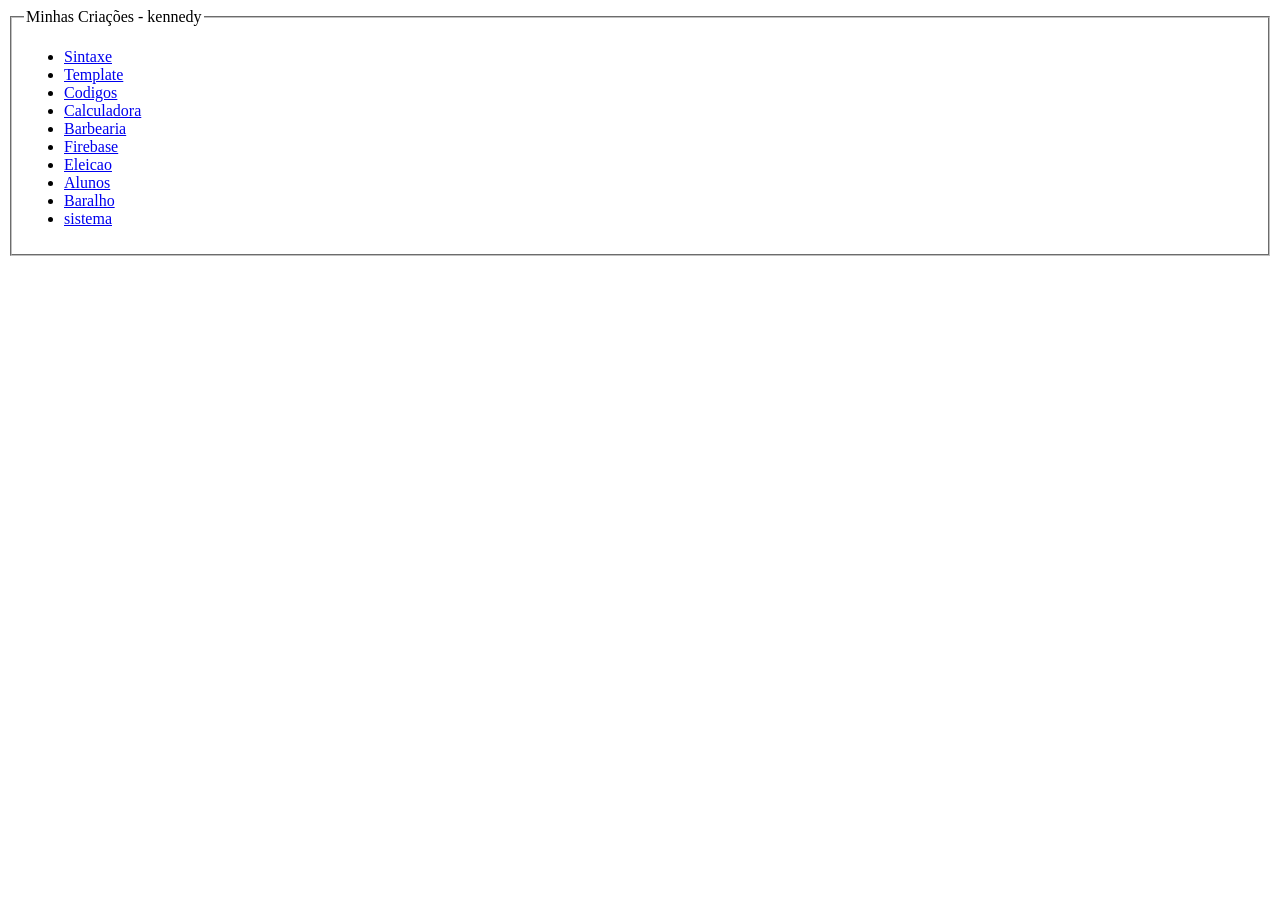
<file: index.html>
<!DOCTYPE html>
<html lang="PT-BR">
<head>
    <meta charset="UTF-8">
    <meta name="viewport" content="width=device-width, initial-scale=1.0">
    <title>Document</title>
</head>
<body>
    <fieldset>
        <legend>Minhas Criações - kennedy</legend>
        <ul>
            <li><a href="sintaxe.html">Sintaxe</a></li>
            <li><a href="template.html">Template</a></li>
            <li><a href="codigos.html">Codigos</a></li>
            <li><a href="calculadora/calculadora.html">Calculadora</a></li>
            <li><a href="barbearia/barbearia.html">Barbearia</a></li>
            <li><a href="firebase/firebase.html">Firebase</a></li>
            <li><a href="eleicao/urna.html">Eleicao</a></li>
            <li><a href="alunos.html">Alunos</a></li>
            <li><a href="baralho/baralho.html">Baralho</a></li>
            <li><a href="sistema/formulario1.html">sistema</a></li>
        </ul>
    </fieldset>
</body>
</html>
</file>
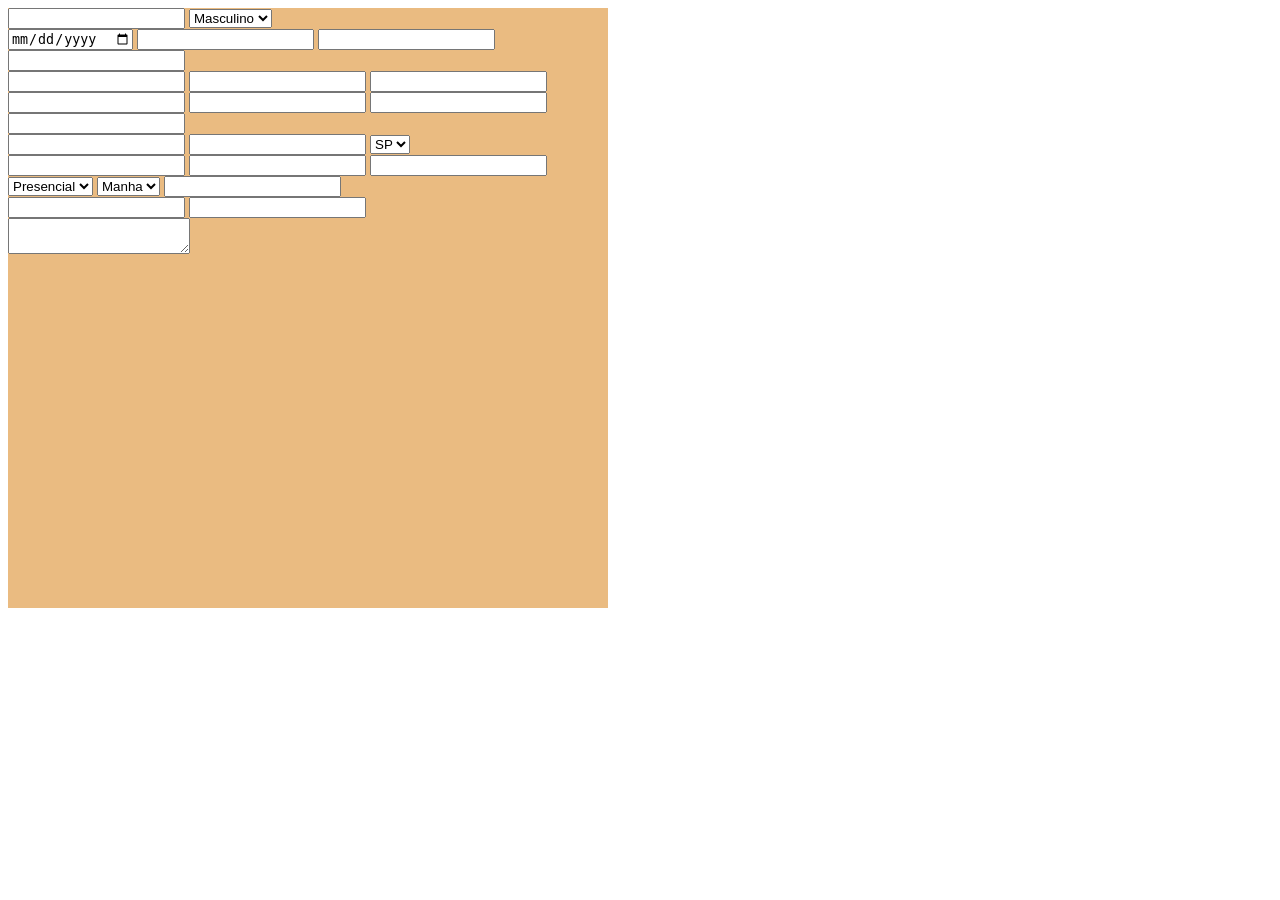
<file: formulario.html>
<!DOCTYPE html>
<html lang="en">
<head>
    <meta charset="UTF-8">
    <meta name="viewport" content="width=device-width, initial-scale=1.0">
    <title>Document</title>
    <style>
      .site{
        width:600px;
        height:600px;
        background-color: rgb(234, 187, 129);
      }
      .linha1{
        flex-direction: "row";
      }
      .linha2{
        flex-direction: "row";
      }
      .linha3{
        flex-direction: "row";
      }
      .linha4{
        flex-direction: "row";
      }
      .linha5{
        flex-direction: "row";
      }
      .linha6{
        flex-direction: "row";
      }
      .linha7{
        flex-direction: "row";
      }
      .linha8{
        flex-direction: "row";
      }
      .linha9{
        flex-direction: "row";
      }
    </style>
</head>
<body>
    <div class="site">
        <div class="linha1">
            <input type="text">
            <select>
                <option>Masculino</option>
                <option>Feminino</option>
                <option>Outros</option>
            </select>
        </div>
        <div class="linha2">
            <input type="date">
            <input type="text">
            <input type="text">
            <input type="text">
        </div>
        <div class="linha3">
          <input type="email">
          <input type="number">
          <input type="number">
        </div>
        <div class="linha4">
          <input type="number">
          <input type="text">
          <input type="number">
          <input type="text">
        </div>
        <div class="linha5">
          <input type="text">
          <input type="text">
          <select>
            <option>SP</option>
          </select>
        </div>
        <div class="linha6">
          <input type="text">
          <input type="number">
          <input type="text">
        </div>
        <div class="linha7">
          <select>
            <option>Presencial</option>
          </select>
          <select>
            <option>Manha</option>
          </select>
          <input type="text">
        </div>
        <div class="linha8">
          <input type="text">
          <input type="text">
        </div>
        <div class="linha9">
          <textarea></textarea>
        </div>
    </div>
</body>
</html>
</file>
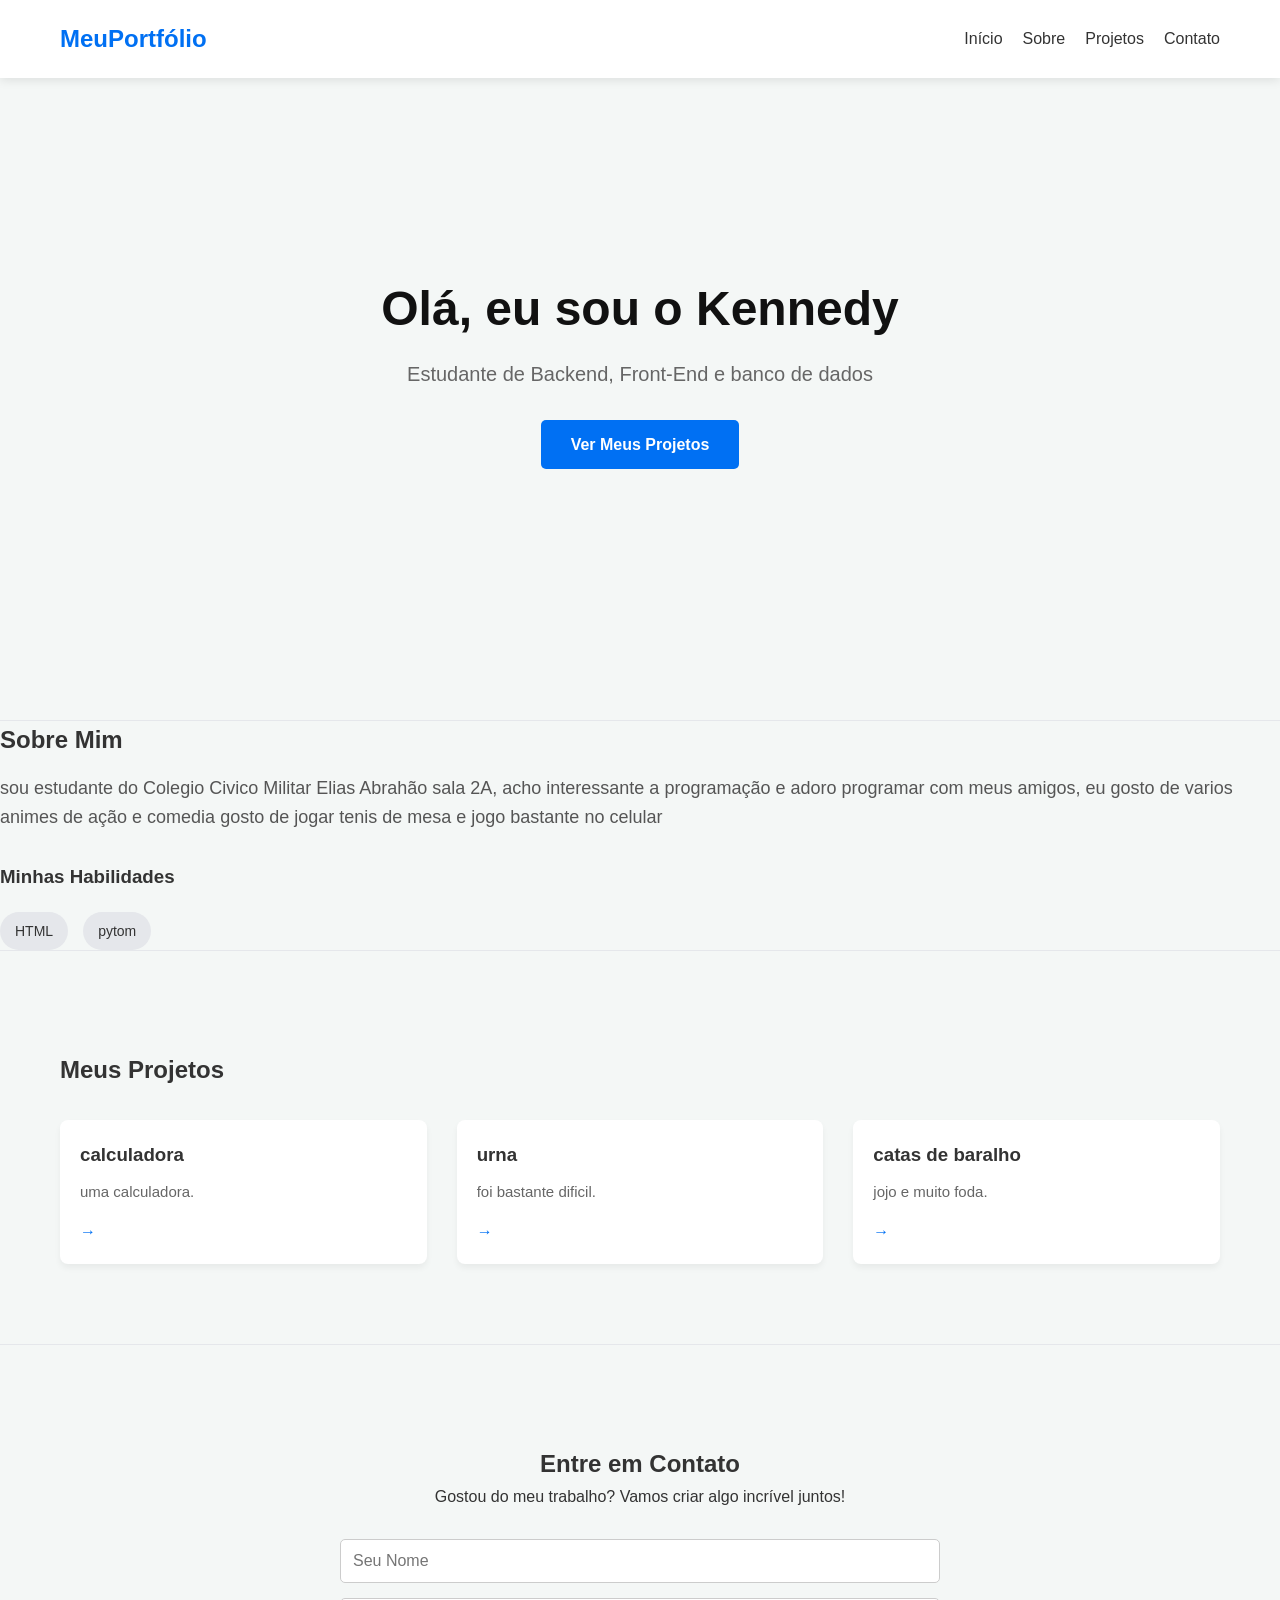
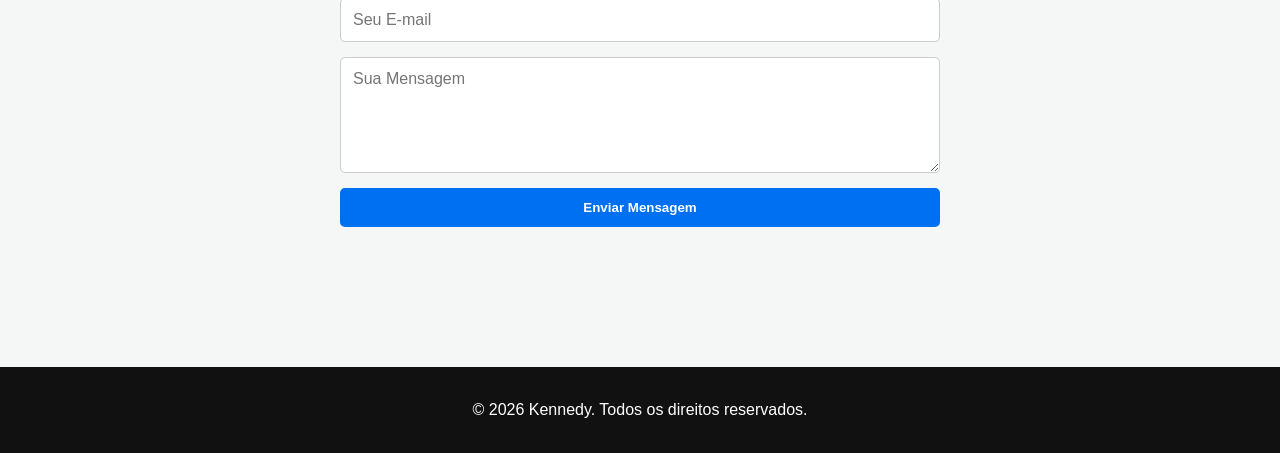
<file: portifolio.html>
<!DOCTYPE html>
<html lang="pt-BR">
<head>
    <meta charset="UTF-8">
    <meta name="viewport" content="width=device-width, initial-scale=1.0">
    <title>portifolio do kennedy</title>
    <style>
        * {
            margin: 0;
            padding: 0;
            box-sizing: border-box;
            font-family: 'Segoe UI', Tahoma, Geneva, Verdana, sans-serif;
            scroll-behavior: smooth;
        }

        body {
            background-color: #f4f7f6;
            color: #333;
            line-height: 1.6;
        }

        a {
            text-decoration: none;
            color: inherit;
        }

        li {
            list-style: none;
        }

        header {
            position: fixed;
            top: 0;
            left: 0;
            width: 100%;
            background: #ffffff;
            box-shadow: 0 2px 10px rgba(0,0,0,0.1);
            z-index: 1000;
        }

        .nav-container {
            display: flex;
            justify-content: space-between;
            align-items: center;
            max-width: 1200px;
            margin: 0 auto;
            padding: 20px;
        }

        .logo {
            font-size: 24px;
            font-weight: bold;
            color: #0070f3;
        }

        .nav-menu {
            display: flex;
            gap: 20px;
        }

        .nav-menu a:hover {
            color: #0070f3;
            transition: 0.3s;
        }
        section {
            padding: 100px 20px 80px 20px;
            max-width: 1200px;
            margin: 0 auto;
        }

        #home {
            display: flex;
            flex-direction: column;
            justify-content: center;
            align-items: center;
            text-align: center;
            min-height: 80vh;
        }

        #home h1 {
            font-size: 48px;
            margin-bottom: 10px;
            color: #111;
        }

        #home p {
            font-size: 20px;
            color: #666;
            margin-bottom: 30px;
        }

        .btn {
            background-color: #0070f3;
            color: white;
            padding: 12px 30px;
            border-radius: 5px;
            font-weight: bold;
            transition: background 0.3s;
        }

        .btn:hover {
            background-color: #0051b3;
        }

        .skills-grid {
            display: flex;
            flex-wrap: wrap;
            gap: 15px;
            margin-top: 20px;
        }

        .skill-badge {
            background: #e5e7eb;
            padding: 8px 15px;
            border-radius: 20px;
            font-size: 14px;
            font-weight: 500;
        }

    
        .projects-grid {
            display: grid;
            grid-template-columns: repeat(auto-fit, minmax(300px, 1fr));
            gap: 30px;
            margin-top: 30px;
        }

        .project-card {
            background: white;
            border-radius: 8px;
            overflow: hidden;
            box-shadow: 0 4px 6px rgba(0,0,0,0.05);
            transition: transform 0.3s;
        }

        .project-card:hover {
            transform: translateY(-5px);
        }

        .project-info {
            padding: 20px;
        }

        .project-info h3 {
            margin-bottom: 10px;
        }

        .project-info p {
            color: #666;
            font-size: 15px;
            margin-bottom: 15px;
        }

        .project-link {
            color: #0070f3;
            font-weight: bold;
        }

        
        form {
            display: flex;
            flex-direction: column;
            gap: 15px;
            max-width: 600px;
            margin: 30px auto 0 auto;
        }

        input, textarea {
            width: 100%;
            padding: 12px;
            border: 1px solid #ccc;
            border-radius: 5px;
            font-size: 16px;
        }

    
        footer {
            background: #111;
            color: white;
            text-align: center;
            padding: 30px;
            margin-top: 60px;
        }

        
        @media (max-width: 768px) {
            .nav-menu { display: none; } 
            #home h1 { font-size: 36px; }
        }
    </style>
</head>
<body>

    
    <header>
        <nav class="nav-container">
            <div class="logo">MeuPortfólio</div>
            <ul class="nav-menu">
                <li><a href="#home">Início</a></li>
                <li><a href="#about">Sobre</a></li>
                <li><a href="#projects">Projetos</a></li>
                <li><a href="#contact">Contato</a></li>
            </ul>
        </nav>
    </header>

    <section id="home">
        <h1>Olá, eu sou o Kennedy</h1>
        <p>Estudante de Backend, Front-End e banco de dados</p>
        <a href="#projects" class="btn">Ver Meus Projetos</a>
    </section>

    <hr style="border: 0; height: 1px; background: #e5e7eb;"
    <section id="about">
        <h2>Sobre Mim</h2>
        <p style="margin-top: 15px; font-size: 18px; color: #555;">
            sou estudante do Colegio Civico Militar Elias Abrahão sala 2A, acho interessante a programação e adoro programar com meus amigos, eu gosto de varios animes de ação e comedia gosto de jogar tenis de mesa e jogo bastante no celular
        </p>
        
        <h3 style="margin-top: 30px;">Minhas Habilidades</h3>
        <div class="skills-grid">
            <span class="skill-badge">HTML</span>
            <span class="skill-badge">pytom</span>
        </div>
    </section>

    <hr style="border: 0; height: 1px; background: #e5e7eb;">

    
    <section id="projects">
        <h2>Meus Projetos</h2>
        <div class="projects-grid">
            <div class="project-card">
                <div class="project-info">
                    <h3>calculadora</h3>
                    <p>uma calculadora.</p>
                    <a href="#" class="project-link"> &rarr;</a>
                </div>
            </div>
            <div class="project-card">
                <div class="project-info">
                    <h3>urna</h3>
                    <p>foi bastante dificil.</p>
                    <a href="#" class="project-link"> &rarr;</a>
                </div>
            </div>
            
            <div class="project-card">
                <div class="project-info">
                    <h3>catas de baralho</h3>
                    <p>jojo e muito foda.</p>
                    <a href="#" class="project-link"> &rarr;</a>
                </div>
            </div>
        </div>
    </section>

    <hr style="border: 0; height: 1px; background: #e5e7eb;">

    
    <section id="contact" style="text-align: center;">
        <h2>Entre em Contato</h2>
        <p>Gostou do meu trabalho? Vamos criar algo incrível juntos!</p>
        
        <form action="#" method="POST">
            <input type="text" name="name" placeholder="Seu Nome" required>
            <input type="email" name="email" placeholder="Seu E-mail" required>
            <textarea name="message" rows="5" placeholder="Sua Mensagem" required></textarea>
            <button type="submit" class="btn" style="border: none; cursor: pointer; width: 100%;">Enviar Mensagem</button>
        </form>
    </section>

    
    <footer>
        <p>&copy; 2026 Kennedy. Todos os direitos reservados.</p>
    </footer>

</body>
</html>
</file>
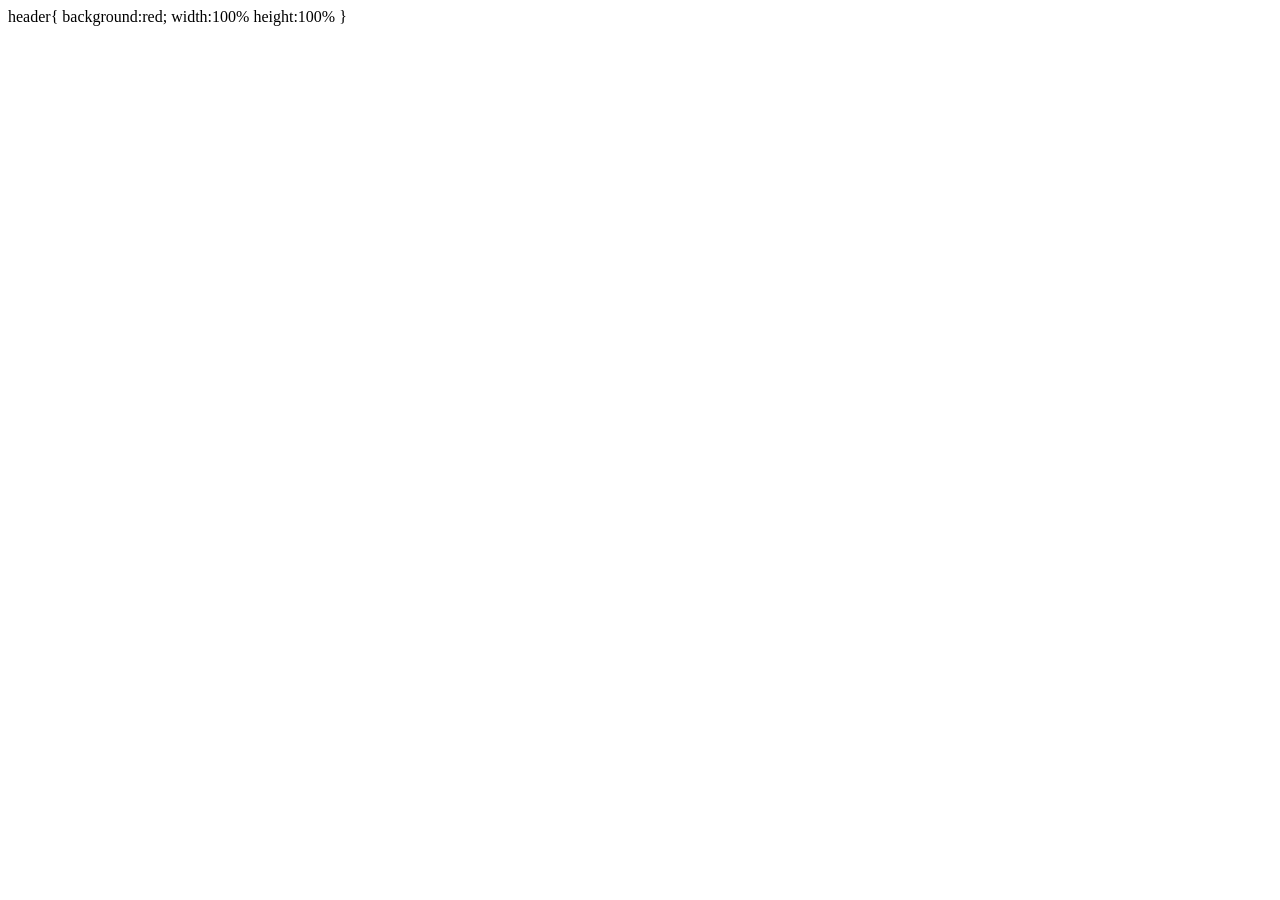
<file: template.html>
<!DOCTYPE html>
<html lang="pt-BR">
<head>
    <meta charset="UTF-8">
    <meta name="viewport" content="width=device-width, initial-scale=1.0">
    <title>Título da Página</title>
    <style>
        bory{
            background:red;
            width:100%
            height:100%
        }
    </style>
</head>
<body>
    <header>
        header{
             background:red;
                width:100%
                height:100%
        }
    </header>
    <main>
        
    </main>
    <footer>
        
    </footer>
</body>
</html>
</file>
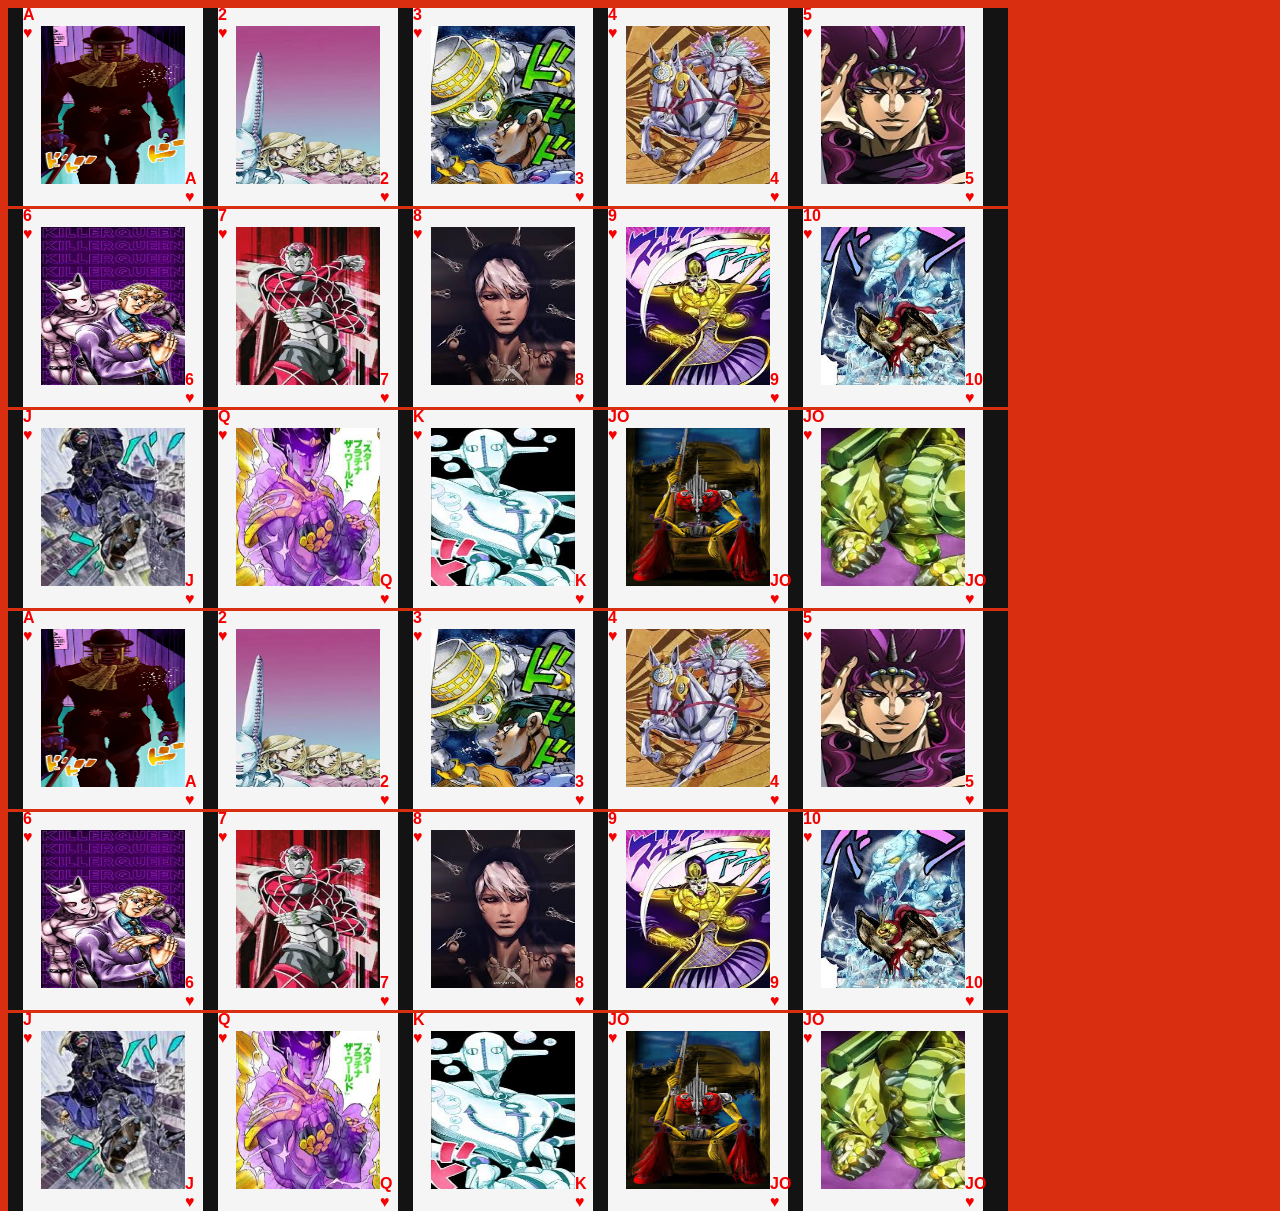
<file: baralho/baralho.html>
<!DOCTYPE html>
<html lang="en">
<head> 
    <meta charset="UTF-8"> 
    <meta name="viewport" content="width=device-width, initial-scale=1.0"> 
    <title>Document</title> 
    <link rel="stylesheet" href="baralho.css">
</head>
<body> 
    <div class="linha1"> 
        <div class="linha11"><p class="cima">A<br>&#9829;</p><div class="foto"><img src="imagem/foto1.png" width="100%" height="100%"></div><p class="baixo">A<br>&#9829;</p></div> 
        <div class="linha12"><p class="cima">2<br>&#9829;</p><div class="foto"><img src="imagem/foto2.png" width="100%" height="100%"></div><p class="baixo">2<br>&#9829;</p></div> 
        <div class="linha13"><p class="cima">3<br>&#9829;</p><div class="foto"><img src="imagem/foto3.png" width="100%" height="100%"></div><p class="baixo">3<br>&#9829;</p></div> 
        <div class="linha14"><p class="cima">4<br>&#9829;</p><div class="foto"><img src="imagem/foto4.png" width="100%" height="100%"></div><p class="baixo">4<br>&#9829;</p></div> 
        <div class="linha15"><p class="cima">5<br>&#9829;</p><div class="foto"><img src="imagem/foto5.png" width="100%" height="100%"></div><p class="baixo">5<br>&#9829;</p></div> 
    </div> 
    
    <div class="linha2"> 
        <div class="linha21"><p class="cima">6<br>&#9829;</p><div class="foto"><img src="imagem/foto6.png" width="100%" height="100%"></div><p class="baixo">6<br>&#9829;</p></div> 
        <div class="linha22"><p class="cima">7<br>&#9829;</p><div class="foto"><img src="imagem/foto7.png" width="100%" height="100%"></div><p class="baixo">7<br>&#9829;</p></div> 
        <div class="linha23"><p class="cima">8<br>&#9829;</p><div class="foto"><img src="imagem/foto8.png" width="100%" height="100%"></div><p class="baixo">8<br>&#9829;</p></div> 
        <div class="linha24"><p class="cima">9<br>&#9829;</p><div class="foto"><img src="imagem/foto9.png" width="100%" height="100%"></div><p class="baixo">9<br>&#9829;</p></div>
        <div class="linha25"><p class="cima">10<br>&#9829;</p><div class="foto"><img src="imagem/foto10.png" width="100%" height="100%"></div><p class="baixo">10<br>&#9829;</p></div> 
    </div> 
    
    <div class="linha3"> 
        <div class="linha31"><p class="cima">J<br>&#9829;</p><div class="foto"><img src="imagem/foto11.png" width="100%" height="100%"></div><p class="baixo">J<br>&#9829;</p></div> 
        <div class="linha32"><p class="cima">Q<br>&#9829;</p><div class="foto"><img src="imagem/foto12.png" width="100%" height="100%"></div><p class="baixo">Q<br>&#9829;</p></div> 
        <div class="linha33"><p class="cima">K<br>&#9829;</p><div class="foto"><img src="imagem/foto13.png" width="100%" height="100%"></div><p class="baixo">K<br>&#9829;</p></div> 
        <div class="linha34"><p class="cima">JO<br>&#9829;</p><div class="foto"><img src="imagem/foto14.png" width="100%" height="100%"></div><p class="baixo">JO<br>&#9829;</p></div> 
        <div class="linha35"><p class="cima">JO<br>&#9829;</p><div class="foto"><img src="imagem/foto15.png" width="100%" height="100%"></div><p class="baixo">JO<br>&#9829;</p></div> 
    </div>
    <div class="linha1">
        <div class="linha11">
            <p class="cima">A<br>&#9829;</p>
            <div class="foto"><img src="imagem/foto1.png" width="100%" height="100%"></div>
            <p class="baixo">A<br>&#9829;</p>
        </div>
        <div class="linha12">
            <p class="cima">2<br>&#9829;</p>
            <div class="foto"><img src="imagem/foto2.png" width="100%" height="100%"></div>
            <p class="baixo">2<br>&#9829;</p>
        </div>
        <div class="linha13">
            <p class="cima">3<br>&#9829;</p>
            <div class="foto"><img src="imagem/foto3.png" width="100%" height="100%"></div>
            <p class="baixo">3<br>&#9829;</p>
        </div>
        <div class="linha14">
            <p class="cima">4<br>&#9829;</p>
            <div class="foto"><img src="imagem/foto4.png" width="100%" height="100%"></div>
            <p class="baixo">4<br>&#9829;</p>
        </div>
        <div class="linha15">
            <p class="cima">5<br>&#9829;</p>
            <div class="foto"><img src="imagem/foto5.png" width="100%" height="100%"></div>
            <p class="baixo">5<br>&#9829;</p>
        </div>
    </div>
    
    <div class="linha2">
        <div class="linha21">
            <p class="cima">6<br>&#9829;</p>
            <div class="foto"><img src="imagem/foto6.png" width="100%" height="100%"></div>
            <p class="baixo">6<br>&#9829;</p>
        </div>
        <div class="linha22">
            <p class="cima">7<br>&#9829;</p>
            <div class="foto"><img src="imagem/foto7.png" width="100%" height="100%"></div>
            <p class="baixo">7<br>&#9829;</p>
        </div>
        <div class="linha23">
            <p class="cima">8<br>&#9829;</p>
            <div class="foto"><img src="imagem/foto8.png" width="100%" height="100%"></div>
            <p class="baixo">8<br>&#9829;</p>
        </div>
        <div class="linha24">
            <p class="cima">9<br>&#9829;</p>
            <div class="foto"><img src="imagem/foto9.png" width="100%" height="100%"></div>
            <p class="baixo">9<br>&#9829;</p>
        </div>
        <div class="linha25">
            <p class="cima">10<br>&#9829;</p>
            <div class="foto"><img src="imagem/foto10.png" width="100%" height="100%"></div>
            <p class="baixo">10<br>&#9829;</p>
        </div>
    </div>
    
    <div class="linha3">
        <div class="linha31">
            <p class="cima">J<br>&#9829;</p>
            <div class="foto"><img src="imagem/foto11.png" width="100%" height="100%"></div>
            <p class="baixo">J<br>&#9829;</p>
        </div>
        <div class="linha32">
            <p class="cima">Q<br>&#9829;</p>
            <div class="foto"><img src="imagem/foto12.png" width="100%" height="100%"></div>
            <p class="baixo">Q<br>&#9829;</p>
        </div>
        <div class="linha33">
            <p class="cima">K<br>&#9829;</p>
            <div class="foto"><img src="imagem/foto13.png" width="100%" height="100%"></div>
            <p class="baixo">K<br>&#9829;</p>
        </div>
        <div class="linha34">
            <p class="cima">JO<br>&#9829;</p>
            <div class="foto"><img src="imagem/foto14.png" width="100%" height="100%"></div>
            <p class="baixo">JO<br>&#9829;</p>
        </div>
        <div class="linha35">
            <p class="cima">JO<br>&#9829;</p>
            <div class="foto"><img src="imagem/foto15.png" width="100%" height="100%"></div>
            <p class="baixo">JO<br>&#9829;</p>
        </div>
    </div>
</body>
</html>
</file>
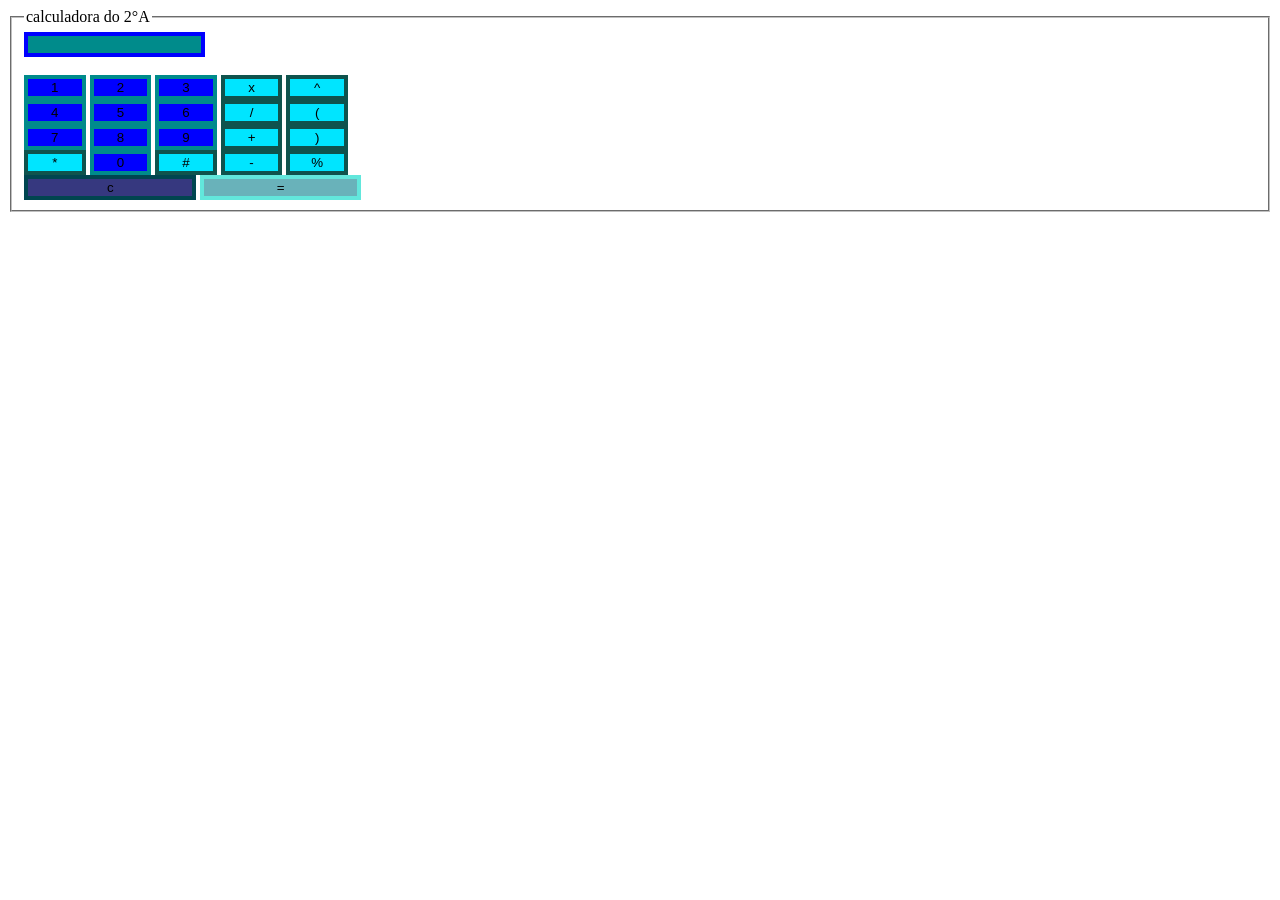
<file: calculadora/calculadora.html>
<!DOCTYPE html>
<html lang="pt-br">
<head>
    <meta charset="UTF-8">
    <meta name="viewport" content="width=device-width, initial-scale=1.0">
    <title>Título da Página</title>
    <style>
        .campo{
            background-color: darkcyan;
            border:4px solid blue;
        }
        .botao{
            width:5% ;
            height: 3%;
            background-color: blue;
            border:4px solid darkcyan ;
        }
        .botaox{
            width:5% ;
            height: 3%;
            background-color: rgb(0, 229, 255);
            border:4px solid rgb(15, 83, 77) ;
        }
        .botao3{
            width:13% ;
            height: 3%;
            background-color: rgb(105, 178, 186);
            border:4px solid rgb(98, 231, 220) ;
        }
        .botao4{
            width:14% ;
            height: 3%;
            background-color: rgb(54, 56, 127);
            border:4px solid rgb(0, 69, 80) ;
        }
    </style>
    <script>
        function adicionar(valor){
            document.getElementById("campo").value += valor;
        }
        function limpar(){
            document.getElementById("campo").value = "";

        }
    </script>
</head>
<body>
   <fieldset>
      <legend>calculadora do 2°A</legend>
      <input type="text" id="campo" class="campo"><br><br>
      <button class="botao"onclick="adicionar('1')">1</button>
      <button class="botao"onclick="adicionar('2')">2</button>
      <button class="botao"onclick="adicionar('3')">3</button>
      <button class="botaox"onclick="adicionar('*')">x</button>
      <button class="botaox"onclick="adicionar('^')">^</button>
      <br>
      <button class="botao"onclick="adicionar('4')">4</button>
      <button class="botao"onclick="adicionar('5')">5</button>
      <button class="botao"onclick="adicionar('6')">6</button>
      <button class="botaox"onclick="adicionar('/')">/</button>
      <button class="botaox"onclick="adicionar('(')">(</button>
      <br>
      <button class="botao"onclick="adicionar('7')">7</button>
      <button class="botao"onclick="adicionar('8')">8</button>
      <button class="botao"onclick="adicionar('9')">9</button>
      <button class="botaox"onclick="adicionar('+')">+</button>
      <button class="botaox"onclick="adicionar(')')">)</button>
      <br>
      <button class="botaox"onclick="adicionar('.')">*</button>
      <button class="botao"onclick="adicionar('0')">0</button>
      <button class="botaox"onclick="adicionar('#')">#</button>
      <button class="botaox"onclick="adicionar('-')">-</button>
      <button class="botaox"onclick="adicionar('%')">%</button>
      <br>
      <button class="botao4"onclick="limpar()">c</button>
      <button class="botao3"onclick="adicionar('')">=</button>
   </fieldset> 
</body>
</html>
</file>
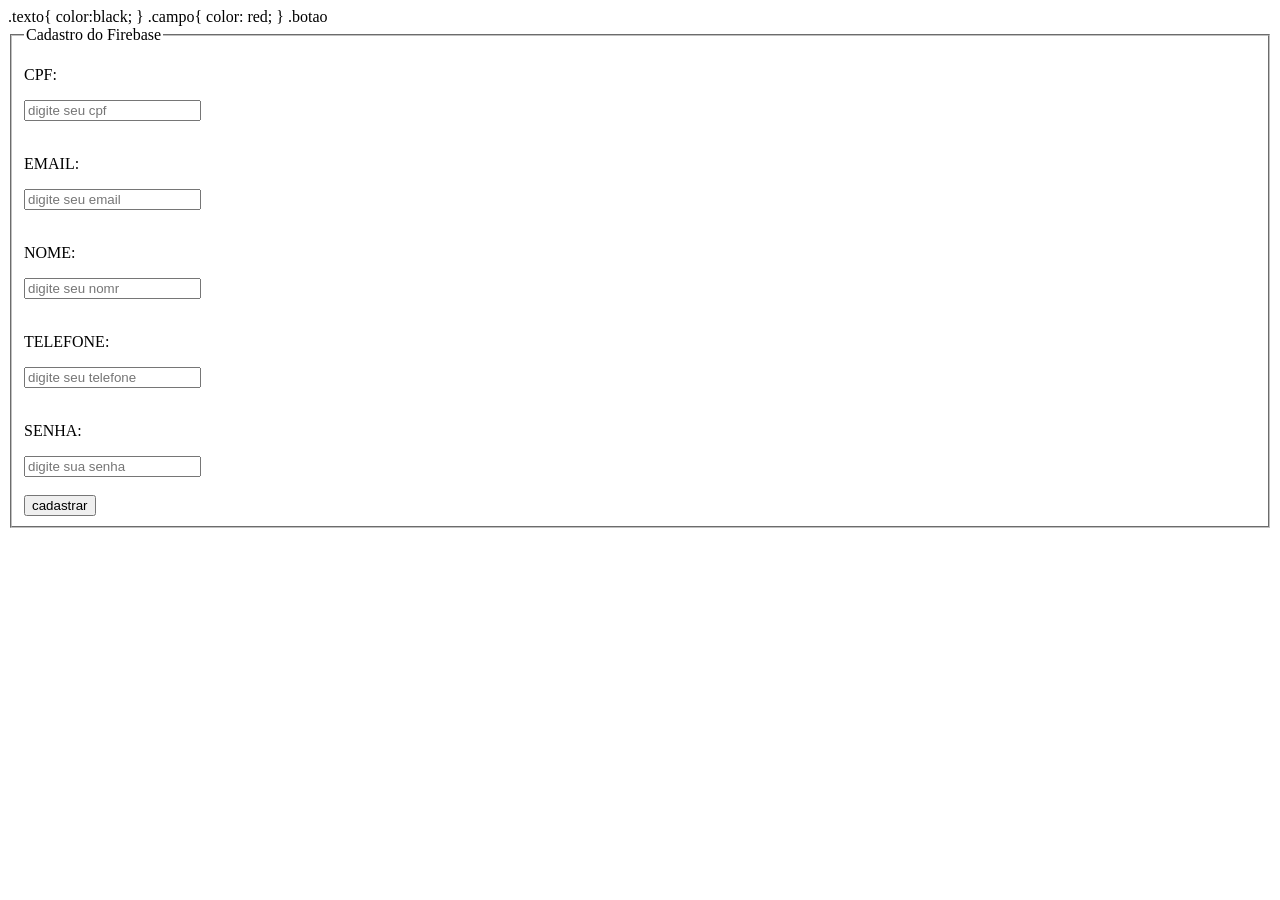
<file: firebase/firebase.html>
<!DOCTYPE html>
<html lang="pt-BR">
<head>
    <meta charset="UTF-8">
    <meta name="viewport" content="width=device-width, initial-scale=1.0">
    <title>Título da Página</title>
    .texto{
        color:black;
    }
    .campo{
        color: red;
    }
    .botao
</head>
<body>
    <from>
        <fieldset>
            <legend>Cadastro do Firebase</legend>
                <p class="texto">CPF:</p><input type="text" placeholder="digite seu cpf" maxlength="11" minlegth="11"required><br><br>
                <p class="texto">EMAIL:</p><input type="text" placeholder="digite seu email" maxlength="30" minlegth="11"required><br><br>
                <p class="texto">NOME:</p><input type="text" placeholder="digite seu nomr" maxlength="50" minlegth="11"required><br><br>
                <p class="texto">TELEFONE:</p><input type="text" placeholder="digite seu telefone" maxlength="11" minlegth="11"required><br><br>
                <p class="texto">SENHA:</p><input type="text" placeholder="digite sua senha" maxlength="10" minlegth="5"required><br><br>
                <input type="submit" value="cadastrar">
        </fieldset>
    </from>
</body>
</html>
</file>
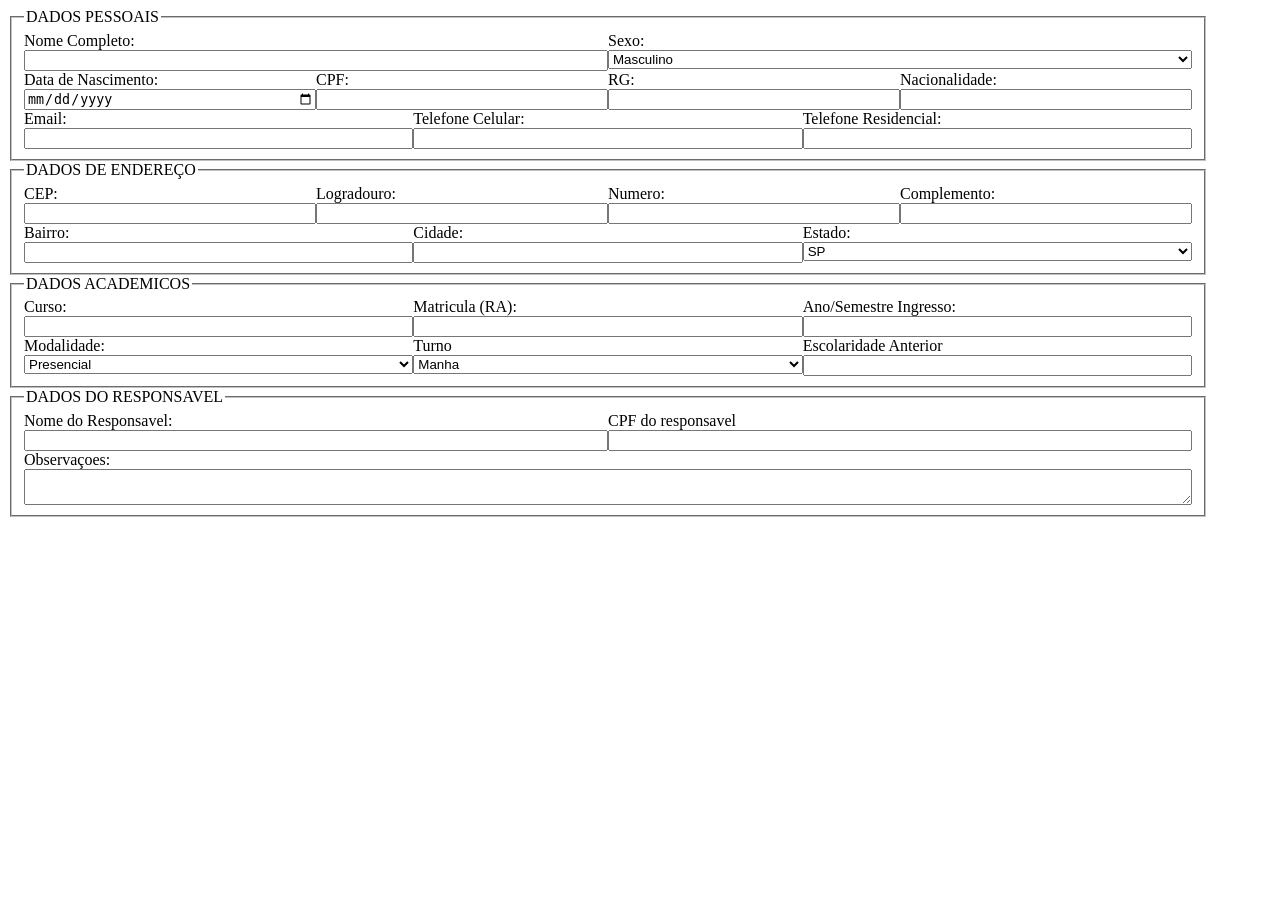
<file: formulario/formulario.html>
<!DOCTYPE html>
<html lang="en">
<head>
    <meta charset="UTF-8">
    <meta name="viewport" content="width=device-width, initial-scale=1.0">
    <title>Document</title>
    <style>
      .site{
        width:1200px;
        height:600px;
        background-color: radial-gradient(circle, rgba(0, 139, 189, 1) 0%, rgba(46, 0, 74, 1) 44%, rgba(172, 80, 168, 1) 57%, rgba(252, 70, 107, 1) 100%);
      }
      .linha1{
        flex-direction:row;
        display:flex;
      }
      .linha2{
        flex-direction:row;
        display:flex;
      }
      .linha3{
        flex-direction:row;
        display:flex;
      }
      .linha4{
        flex-direction:row;
        display:flex;
      }
      .linha5{
        flex-direction:row;
        display:flex;
      }
      .linha6{
        flex-direction:row;
        display:flex;
      }
      .linha7{
        flex-direction:row;
        display:flex;
      }
      .linha8{
        flex-direction:row;
        display:flex;
      }
      .linha9{
        flex-direction:row;
        display:flex;
      }
      label {
        display: flex;
        flex-direction: column;
        flex: 1;
      }
    </style>
</head>
<body>
    <div class="site">
        <fieldset>
          <legend>DADOS PESSOAIS</legend>
        <div class="linha1">
            <label>Nome Completo:<input type="text"></label>
            <label>Sexo:
            <select>
                <option>Masculino</option>
                <option>Feminino</option>
                <option>Outros</option>
            </select>
            </label>
        </div>
        <div class="linha2">
            <label>Data de Nascimento:<input type="date"></label>
            <label>CPF:<input type="text"></label>
            <label>RG:<input type="text"></label>
            <label>Nacionalidade:<input type="text"></label>
        </div>
        <div class="linha3">
          <label>Email:<input type="email"></label>
          <label>Telefone Celular:<input type="number"></label>
          <label>Telefone Residencial:<input type="number"></label>
        </div>
        </fieldset>
        <fieldset>
          <legend>DADOS DE ENDEREÇO</legend>
        <div class="linha4">
          <label>CEP:<input type="number"></label>
          <label>Logradouro:<input type="text"></label>
          <label>Numero:<input type="number"></label>
          <label>Complemento:<input type="text"></label>
        </div>
        <div class="linha5">
          <label>Bairro:<input type="text"></label>
          <label>Cidade:<input type="text"></label>
          <label>Estado:<select>
            <option>SP</option>
          </select>
        </div>
        </fieldset>
        <fieldset>
          <legend>DADOS ACADEMICOS</legend>
        <div class="linha6">
          <label>Curso:<input type="text"></label>
          <label>Matricula (RA):<input type="number"></label>
          <label>Ano/Semestre Ingresso:<input type="text"></label>
        </div>
        <div class="linha7">
          <label>Modalidade:<select>
            <option>Presencial</option>
          </select></label>
          <label>Turno<select>
            <option>Manha</option>
          </select></label>
          <label>Escolaridade Anterior<input type="text"></label>
        </div>
        </fieldset>
        <fieldset>
          <legend>DADOS DO RESPONSAVEL</legend>
        <div class="linha8">
          <label>Nome do Responsavel:<input type="text"></label>
          <label>CPF do responsavel<input type="text"></label>
        </div>
        <div class="linha9">
          <label>Observaçoes:<textarea></textarea></label>
        </div>
        </fieldset>
    </div>
</body>
</html>
</file>
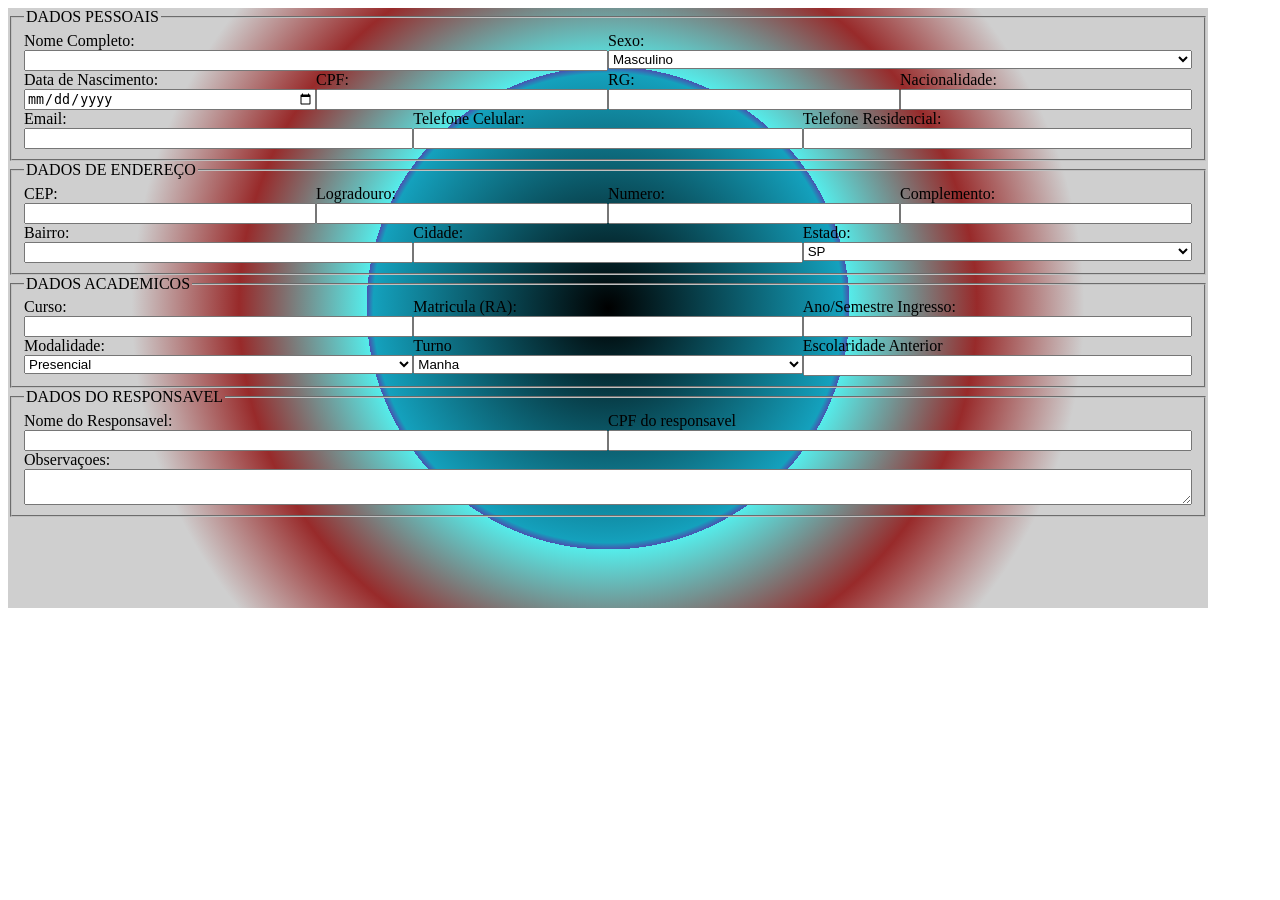
<file: sistema/formulario1.html>
<!DOCTYPE html>
<html lang="en">
<head>
    <meta charset="UTF-8">
    <meta name="viewport" content="width=device-width, initial-scale=1.0">
    <title>Document</title>
    <style>
      .site{
        width:1200px;
        height:600px;
        background: radial-gradient(circle, #000000 0%, #14a1bd 35%, #4a51b0 36%, #55ecea 36%, #982a2a 55%, #cfcfcf 71%);
      }
      .linha1{
        flex-direction:row;
        display:flex;
      }
      .linha2{
        flex-direction:row;
        display:flex;
      }
      .linha3{
        flex-direction:row;
        display:flex;
      }
      .linha4{
        flex-direction:row;
        display:flex;
      }
      .linha5{
        flex-direction:row;
        display:flex;
      }
      .linha6{
        flex-direction:row;
        display:flex;
      }
      .linha7{
        flex-direction:row;
        display:flex;
      }
      .linha8{
        flex-direction:row;
        display:flex;
      }
      .linha9{
        flex-direction:row;
        display:flex;
      }
      label {
        display: flex;
        flex-direction: column;
        flex: 1;
      }
    </style>
</head>
<body>
    <div class="site">
        <fieldset>
          <legend>DADOS PESSOAIS</legend>
        <div class="linha1">
            <label>Nome Completo:<input type="text"></label>
            <label>Sexo:
            <select>
                <option>Masculino</option>
                <option>Feminino</option>
                <option>Outros</option>
                <option>Elos e meu oves</option>
            </select>
            </label>
        </div>
        <div class="linha2">
            <label>Data de Nascimento:<input type="date"></label>
            <label>CPF:<input type="text"></label>
            <label>RG:<input type="text"></label>
            <label>Nacionalidade:<input type="text"></label>
        </div>
        <div class="linha3">
          <label>Email:<input type="email"></label>
          <label>Telefone Celular:<input type="number"></label>
          <label>Telefone Residencial:<input type="number"></label>
        </div>
        </fieldset>
        <fieldset>
          <legend>DADOS DE ENDEREÇO</legend>
        <div class="linha4">
          <label>CEP:<input type="number"></label>
          <label>Logradouro:<input type="text"></label>
          <label>Numero:<input type="number"></label>
          <label>Complemento:<input type="text"></label>
        </div>
        <div class="linha5">
          <label>Bairro:<input type="text"></label>
          <label>Cidade:<input type="text"></label>
          <label>Estado:<select>
            <option>SP</option>
          </select>
        </div>
        </fieldset>
        <fieldset>
          <legend>DADOS ACADEMICOS</legend>
        <div class="linha6">
          <label>Curso:<input type="text"></label>
          <label>Matricula (RA):<input type="number"></label>
          <label>Ano/Semestre Ingresso:<input type="text"></label>
        </div>
        <div class="linha7">
          <label>Modalidade:<select>
            <option>Presencial</option>
          </select></label>
          <label>Turno<select>
            <option>Manha</option>
          </select></label>
          <label>Escolaridade Anterior<input type="text"></label>
        </div>
        </fieldset>
        <fieldset>
          <legend>DADOS DO RESPONSAVEL</legend>
        <div class="linha8">
          <label>Nome do Responsavel:<input type="text"></label>
          <label>CPF do responsavel<input type="text"></label>
        </div>
        <div class="linha9">
          <label>Observaçoes:<textarea></textarea></label>
        </div>
        </fieldset>
    </div>
</body>
</html>
</file>
<file: baralho/baralho.css>
body{
    width: 1000px;
    height: 600px;
    background-color: rgb(218, 46, 16);
}
.linha1, .linha2, .linha3{
    width: 100% ;
    height: 33%;
    background-color: rgb(19, 19, 19) ;
    margin-top: 0.3%;
    flex-direction: row;
}
.linha11, .linha12, .linha13, .linha14, .linha15, .linha21, .linha22, .linha23, .linha24,.linha25, .linha31, .linha32, .linha33, .linha34, .linha35{
    width: 18%;
    height: 100%;
    background-color: rgb(245, 245, 245) ;
    margin-left: 1.5%;
    float: left ;
    display: inline ;
    flex-direction: row;
}
.cima, .baixo, .foto{
    display: inline;
    float: left;
}
.cima, .baixo{
    width: 10%;
    height: 10%;
}
.foto{
    width:80% ;
    height: 80%;
    margin-top: 10%;
}
.baixo{
    margin-top: 90%;
    font-family: Arial, Helvetica, sans-serif;
    font-size: 100%;
    font-weight:bold ;
    color: #f50000;
}
.cima{
    margin-top: -1%;
    font-family: Arial, Helvetica, sans-serif;
    font-size: 100%;
    font-weight: bold;
    color: #f50000;
}
</file>
